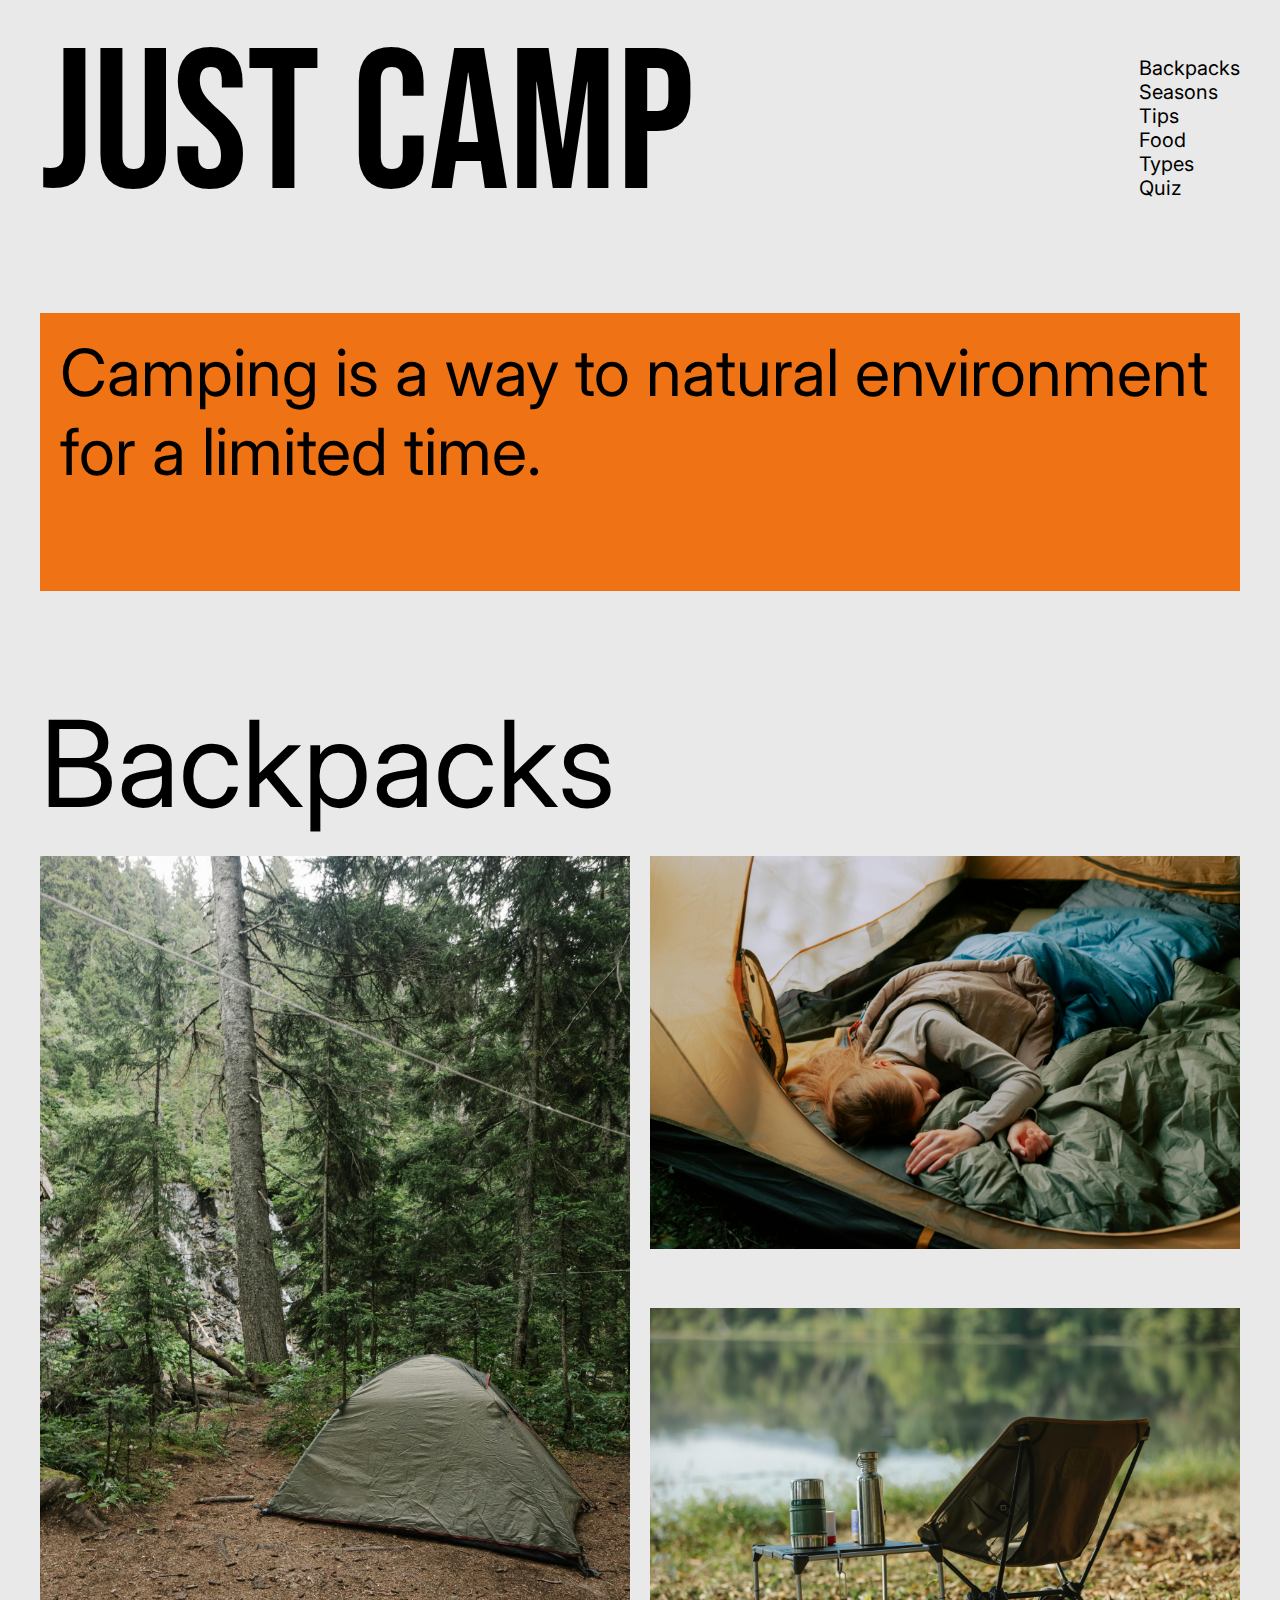
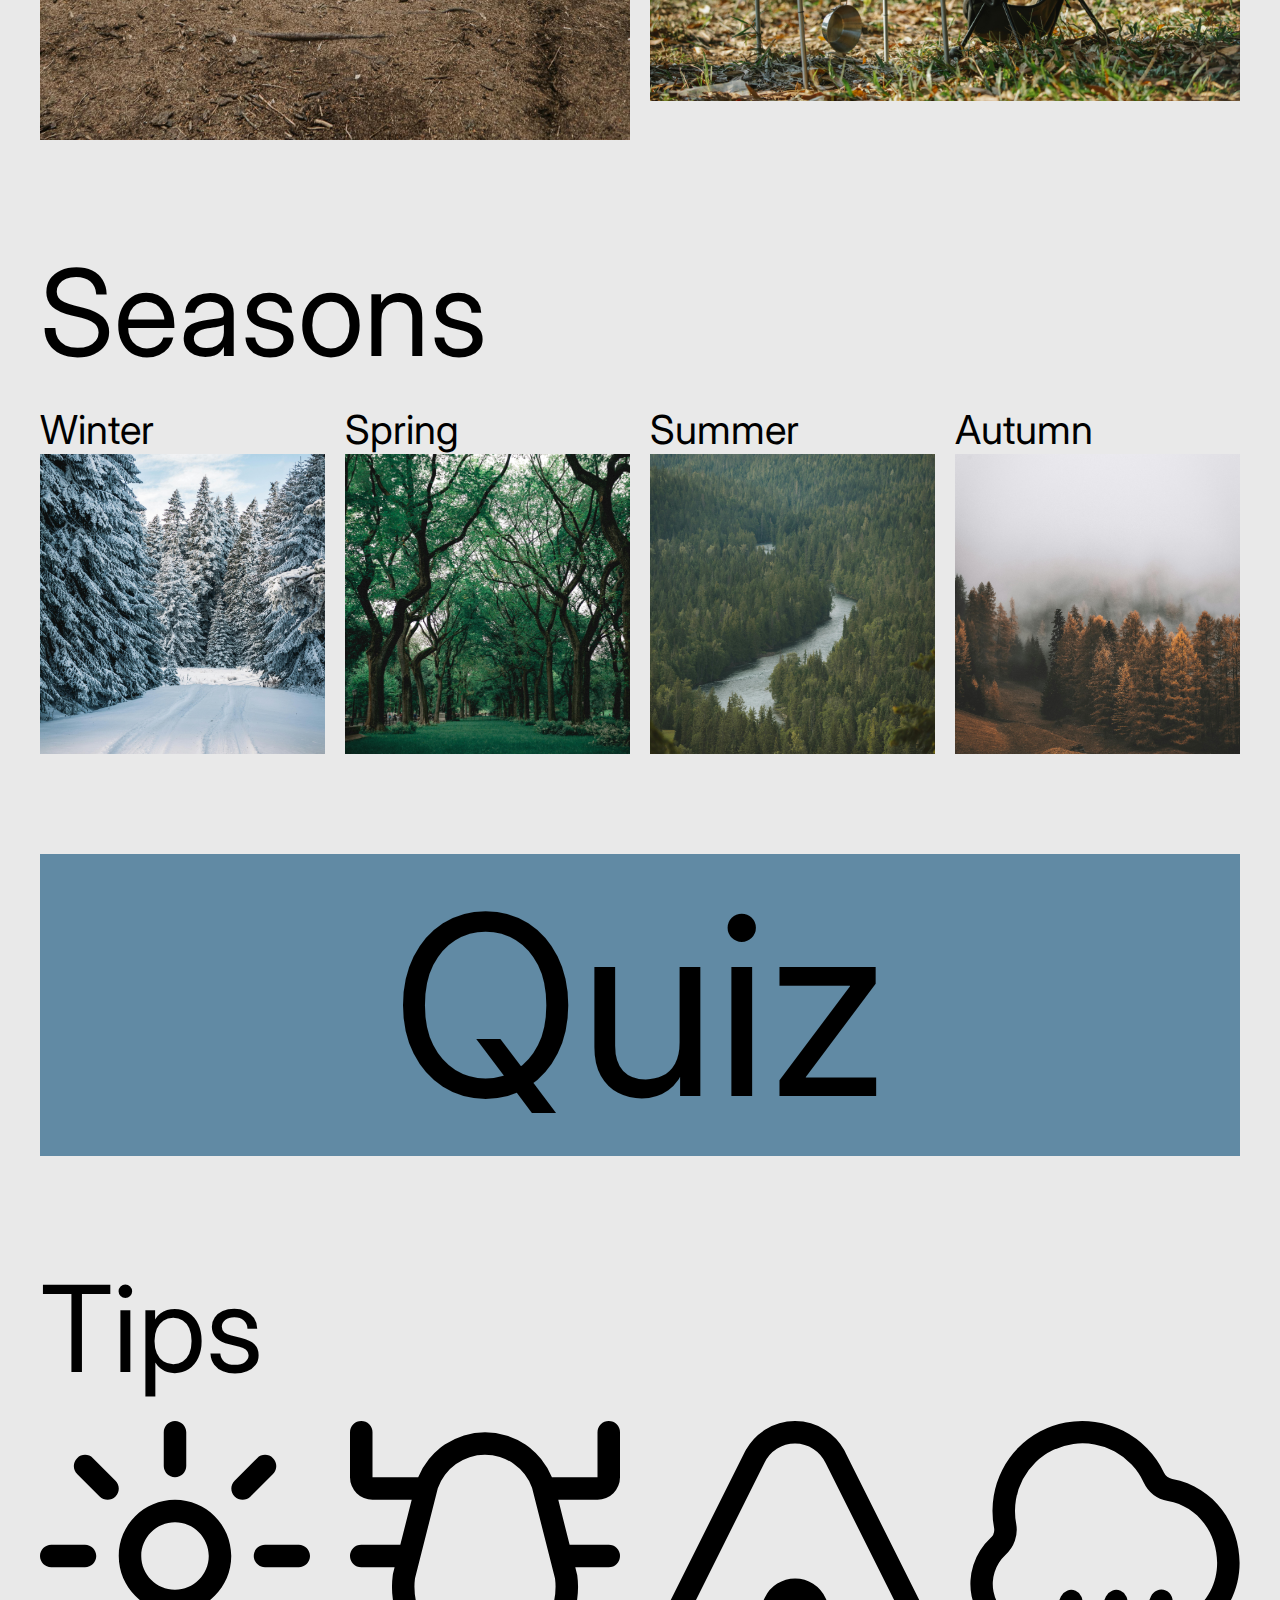
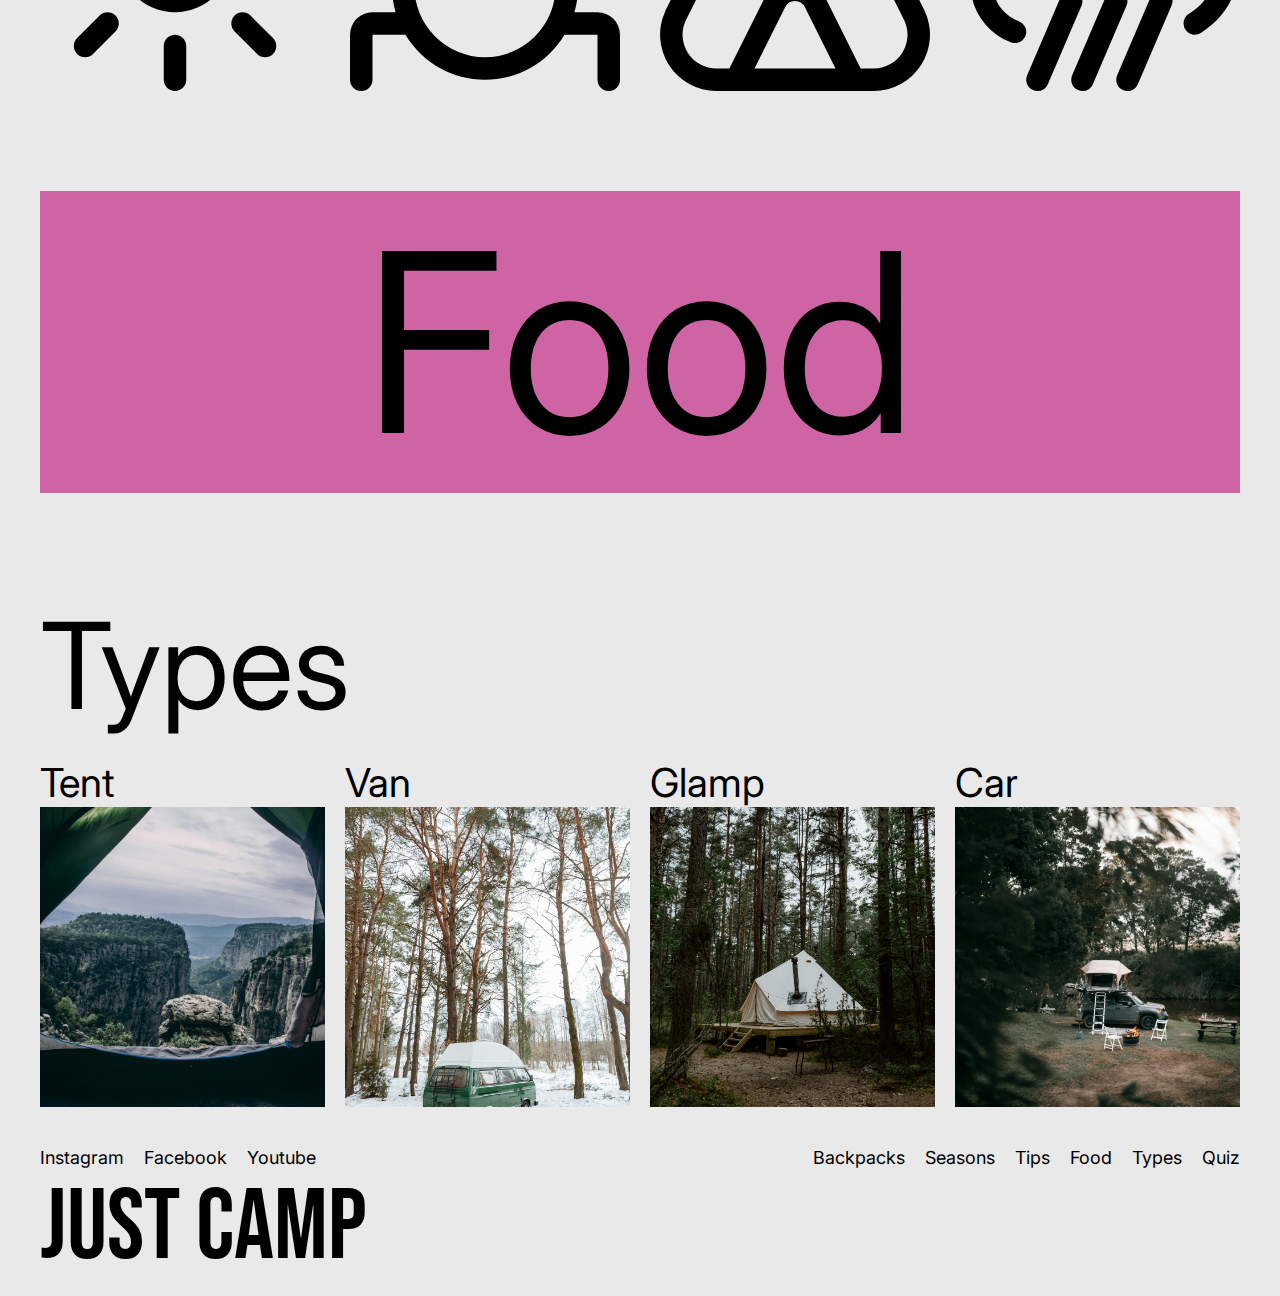
<file: index.html>
<!DOCTYPE html>
<html lang="en">
<head>
    <meta charset="UTF-8">
    <meta http-equiv="X-UA-Compatible" content="IE=edge">
    <meta name="viewport" content="width=device-width, initial-scale=1.0">
    <title>Document</title>
    <link rel="stylesheet" href="style.css">
    <link rel="preconnect" href="https://fonts.googleapis.com">
<link rel="preconnect" href="https://fonts.gstatic.com" crossorigin>
<link href="https://fonts.googleapis.com/css2?family=Bebas+Neue&family=Inter:wght@100..900&display=swap" rel="stylesheet">

</head>
<body>
    <header>
        <p><a href="index.html"  > JUST CAMP</a> </p>

        <nav>
            <ul>
            <li><a href="backpacks.html"> Backpacks </a></li>
            <li><a href="backpacks.html"> Seasons </a></li>
            <li><a href="backpacks.html"> Tips </a></li>
            <li><a href="backpacks.html"> Food </a></li>
            <li><a href="backpacks.html"> Types </a></li>
            <li><a href="backpacks.html"> Quiz </a></li>
            </ul>
         </nav>
    </header>

    <main>
<p>
    Camping is a way to natural environment for a limited time.
</p>

<section class="title">
    <a href="backpacks.html"> Backpacks </a>
</section>

    <div class="grid">

        <div class="item1">
        <img src="img/backpack1.jpg" alt="backpack1"> 
    </div>
    <div class="item2">
        <img src="img/backpack2.jpg" alt="backpack2">
    </div>
    <div class="item3">
        <img src="img/backpack3.jpg" alt="backpack3">
    </div>
    
    </div>



<section class="title">
    <a href="seasons.html"> Seasons </a>

</section>

    <div class="card">

        <div class="item">
            <div class="text">
                <a href="winter.html"> Winter </a> 
            
        <img src="img/winter.jpg" alt="winter">
        </div>
    </div>
        <div class="item">
        <div class="text">
            <a href="spring.html"> Spring </a> 
            
        <img src="img/spring.jpg" alt="spring">
         </div>
        </div>

        <div class="item">
        <div class="text">
            <a href="summer.html"> Summer </a>  
            
        <img src="img/summer.jpg" alt="summer">
       </div>
    </div>

        <div class="item">
        <div class="text">
            <a href="autumn.html"> Autumn </a> 
            
        <img src="img/autumn.jpg" alt="autumn">
    </div>
</div>

</div>

<section class="title3">
    <a href="quiz.html"> Quiz </a>
</section>

<section class="title">
    <a href="tips.html"> Tips </a>
</section>

    <div class="grid1">
        <img src="img/brightness.svg" alt="brightness"> 
        <img src="img/bug.svg" alt="bug">
        <img src="img/camping.svg" alt="camping">
        <img src="img/cloud-showers-heavy.svg" alt="cloud">

    </div>

    <section class="title5">
        <a href="food.html"> Food </a>
    </section>

    
    <section class="title">
        <a href="types.html"> Types </a>
    
    </section>


    <div class="card">

        <div class="item">
            <div class="text">
                <a href="tent.html"> Tent </a> 
        <img src="img/tent.jpg" alt="tent">
        </div>
    </div>
        <div class="item">
        <div class="text">
            <a href="van.html"> Van </a> 
        <img src="img/van.jpeg" alt="van">
         </div>
        </div>

        <div class="item">
        <div class="text">
            <a href="glamp.html"> Glamp </a>  
        <img src="img/glamp.jpg" alt="glamp">
       </div>
    </div>

        <div class="item">
        <div class="text">
            <a href="car.html"> Car </a> 
        <img src="img/car.jpg" alt="car">
    </div>
</div>

</div>

    </main>

    <footer>
        
        <nav class="social">
            <ul>
                <li><a href=""> Instagram </a></li>
                <li><a href=""> Facebook </a></li>
                <li><a href=""> Youtube </a></li>
            </ul>
        <ul>
            <li><a href="backpacks.html"> Backpacks </a></li>
            <li><a href="backpacks.html"> Seasons </a></li>
            <li><a href="backpacks.html"> Tips </a></li>
            <li><a href="backpacks.html"> Food </a></li>
            <li><a href="backpacks.html"> Types </a></li>
            <li><a href="backpacks.html"> Quiz </a></li>
            </ul>
        </nav>
    
        <p> JUST CAMP </p>


    </footer>

</body>
</html>
</file>
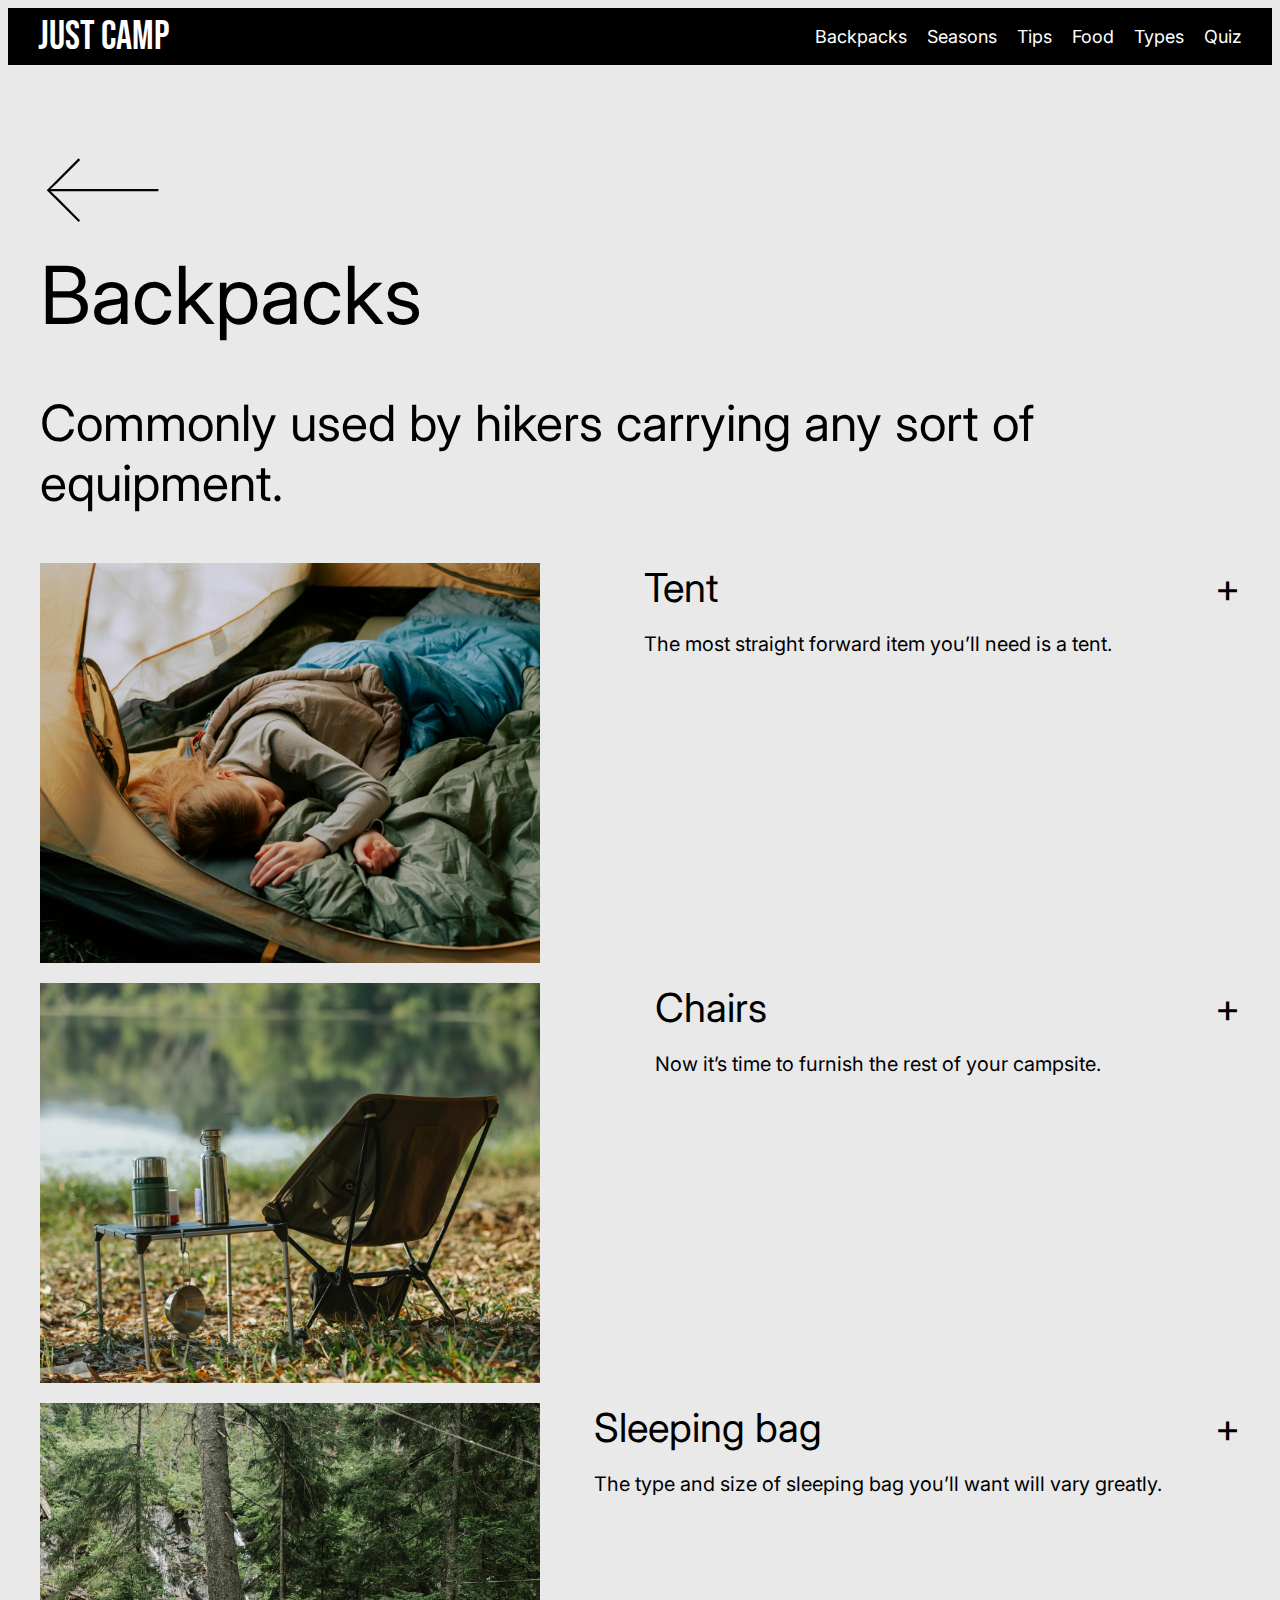
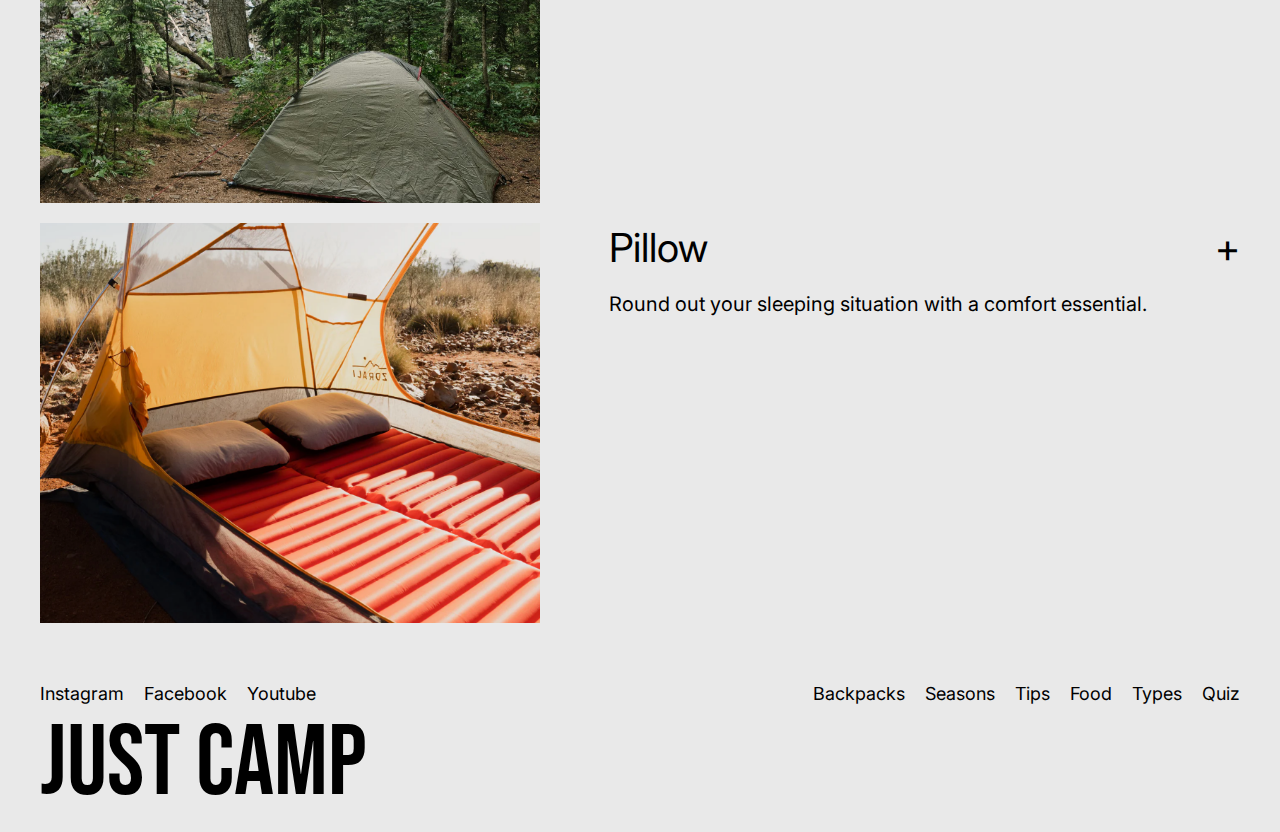
<file: backpacks.html>
<!DOCTYPE html>
<html lang="en">
<head>
    <meta charset="UTF-8">
    <meta http-equiv="X-UA-Compatible" content="IE=edge">
    <meta name="viewport" content="width=device-width, initial-scale=1.0">
    <title>Document</title>
    <link rel="stylesheet" href="style1.css">
    <link rel="preconnect" href="https://fonts.googleapis.com">
<link rel="preconnect" href="https://fonts.gstatic.com" crossorigin>
<link href="https://fonts.googleapis.com/css2?family=Bebas+Neue&family=Inter:wght@100..900&display=swap" rel="stylesheet">

</head>
<body>
    <header>
        <p><a href="index.html"  > JUST CAMP</a> </p>

        <nav>
            <ul>
            <li><a href="backpacks.html"> Backpacks </a></li>
            <li><a href="backpacks.html"> Seasons </a></li>
            <li><a href="backpacks.html"> Tips </a></li>
            <li><a href="backpacks.html"> Food </a></li>
            <li><a href="backpacks.html"> Types </a></li>
            <li><a href="backpacks.html"> Quiz </a></li>
            </ul>
         </nav>
    </header>

    <main>
        <section class="arrow">
        
        <a href="index.html"> &#10229; </a>

    </section>

        <section class="hero">
            <h1> Backpacks </h1>
            <p> Commonly used by hikers carrying any sort of equipment.</p>
        </section>

    <div class="backpack">
        <div class="grid">

            <div class="item">
                <img src="backpacks/pexels-cottonbro-5994748.jpg">
                <div class="text">
                    <h2>Tent</h2>
                    <p>The most straight forward item you’ll need is a tent.</p>
                </div>
                <div class="plus">
                    <a href=""> + </a>
                </div>
            </div>

            <div class="item">
                <img src="backpacks/pexels-uriel-mont-6271625.jpg">
                <div class="text">
                    <h2>Chairs</h2>
                    <p>Now it’s time to furnish the rest of your campsite.</p>
                </div>
                <div class="plus">
                    <a href=""> + </a>
                </div>
            </div>

            <div class="item">
                <img src="backpacks/pexels-darina-belonogova-9159976.jpg">
                <div class="text">
                    <h2>Sleeping bag</h2>
                    <p>The type and size of sleeping bag you’ll want will vary greatly.</p>
                </div>
                <div class="plus">
                    <a href=""> + </a>
                </div>
            </div>

            <div class="item">
                <img src="backpacks/pillow.png">
                <div class="text">
                    <h2>Pillow</h2>
                    <p>Round out your sleeping situation with a comfort essential.</p>
                </div>
                <div class="plus">
                <a href=""> + </a>
            </div>
        </div>

        </div>
            </div>

            



       
    </main>

    <footer>
        
        <nav class="social">
            <ul>
                <li><a href=""> Instagram </a></li>
                <li><a href=""> Facebook </a></li>
                <li><a href=""> Youtube </a></li>
            </ul>
        <ul>
            <li><a href="backpacks.html"> Backpacks </a></li>
            <li><a href="backpacks.html"> Seasons </a></li>
            <li><a href="backpacks.html"> Tips </a></li>
            <li><a href="backpacks.html"> Food </a></li>
            <li><a href="backpacks.html"> Types </a></li>
            <li><a href="backpacks.html"> Quiz </a></li>
            </ul>
        </nav>
    
        <p> JUST CAMP </p>


    </footer>

</body>
</html>
</file>
<file: style.css>
body {
font-family: 'inter';
background-color:#E9E9E9 ;
}

img {
    max-width: 100%;
    height: auto;
    display: block;
}

header, main, footer {
    max-width: 1200px;
    margin: auto;
    } 

header a {
    text-decoration: none;
    color: black;
    
    }

    header p {
        font-family: 'Bebas Neue';
        font-size: 200px;
        margin: 0px;
        }

    header ul {
        font-family: 'inter';
        color: black;
        font-size: 20px;
        }

        header nav ul {
            text-decoration: none;
            list-style-type: none;
            }

            header {
                display: flex;
                justify-content: space-between;
                align-items: center;
               
            }

            header a:hover {
                color: black;
                text-decoration: underline;
            }

            main p {
                background-color: #EF7215;
                padding-top: 20px;
                padding-left: 20px;
                padding-bottom: 100px;
                font-family: 'inter';
                font-size: 65px;
                }

                section {
                    margin-top: 100px;
                    margin-bottom: 20px;
    
                   }
                section.title a {
                font-family: 'inter';
                font-weight: normal;
                font-size: 120px;
                color: black;
                text-decoration: none;
                list-style-type: none;
                }

            section.title a:hover {
                color: black;
                text-decoration: underline;
            }

            

            .grid {
                display: grid;
                gap: 20px;
            }
            .item1 {
                grid-column: 1;
                grid-row: 1 / span 2;
              }
              

              .item2 {
                grid-column: 2;
                
              }
              .item3 {
                grid-column: 2;
                
              }

              

            section.title2 a {
                font-family: 'inter';
                font-weight: normal;
                font-size: 120px;
                color: black;
                text-decoration: none;
                list-style-type: none;
                }

                section.title2 a:hover {
                    color: black;
                    text-decoration: underline;
                }

            div.card img {
                object-fit: cover;
                width: 100%;
                height: 300px;
                
            }
            div.text a {
                font-family: 'inter';
                font-weight: normal;
                font-size: 40px;
                color: black;
                text-decoration: none;
                list-style-type: none;
            }
            div.text a:hover {
                color: black;
                text-decoration: underline;
            }

            
            div.card  {
                display: grid;
                grid-template-columns: repeat(4, minmax(200px, 1fr));
                gap: 20px 20px;
            }
         
           section.title3 {
                background-color: #618AA4;
                text-align: center;
                
                }

                section.title3  a{
                font-family: 'inter';
                font-weight: normal;
                font-size: 250px;
                color: black;
                text-decoration: none;
                list-style-type: none;
                }

                section.title3 a:hover {
                    color: black;
                    text-decoration: underline;
                }

                section.title4 a {
                    font-family: 'inter';
                    font-weight: normal;
                    font-size: 120px;
                    color: black;
                    text-decoration: none;
                    list-style-type: none;
                    }
    
                    section.title4 a:hover {
                        color: black;
                        text-decoration: underline;
                    }

                    div.grid1 img {
                        object-fit: cover;
                        width: 100%;
                        
                    }
                    div.grid1  {
                        display: grid;
                        grid-template-columns: repeat(4, minmax(100px, 1fr));
                        gap: 40px 40px;
                    }

                    section.title5 {
                        background-color: #CE64A4;
                        text-align: center;
                        
                        }
        
                        section.title5  a{
                        font-family: 'inter';
                        font-weight: normal;
                        font-size: 250px;
                        color: black;
                        text-decoration: none;
                        list-style-type: none;
        
                        }
                        section.title5 a:hover {
                            color: black;
                            text-decoration: underline;
                        }

                        footer {
                        padding-top: 40px;
                        }
                        footer nav.social {
                            display: flex;
                            justify-content: space-between;
                        }

                        footer nav ul {
                            padding: 0;
                        }

                        footer a {
                            text-decoration: none;
                            color: black;
                            margin-right: 0;
                            }

                        footer nav ul {
                            font-family: 'inter';
                            color: black;
                            font-size: 18px;
                            text-decoration: none;
                            list-style-type: none;
                            display: flex;
                            margin:0;
                            padding: 0;
                            gap: 20px;
                                 }

                        footer p {
                            font-family: 'Bebas Neue';
                            font-size: 100px;
                            margin: 0;

                        }
</file>
<file: style1.css>
body {
    font-family: 'inter';
    background-color:#E9E9E9 ;
    }
    
    img {
        max-width: 100%;
        height: auto;
    }
    
     main, footer {
        max-width: 1200px;
        margin: auto;
        } 

        header {
            
            background-color: black;
            background-size: 100%;
        }

    header a {
        text-decoration: none;
        color: white;
        }
    
        header p {
            font-family: 'Bebas Neue';
            font-size: 40px;
            margin-left: 30px;
            margin-top: 0;
            margin-bottom: 0;
            }
    
        header ul {
            font-family: 'inter';
            font-size: 18px;
            }
    
            header nav ul {
                list-style-type: none;
                display: flex;
                justify-content: space-between;
                align-items: center;
                margin-right:30px;
                margin-left:30px;
                padding: 0;
                gap: 20px;
                
                
                }
    
                header {
                    display: flex;
                    justify-content: space-between;
                    align-items: center;
                    
                }

                main {
                    margin-top: 60px;
                }

                header a:hover {
                    color: black;
                    text-decoration: underline;
                }
                .arrow a{
                    font-size: 100px;
                    font-weight: lighter;
                    list-style-type: none;
                    text-decoration: none;
                    color: black;
                    margin: 0;
                    padding: 0;
                }
                
                
                 .hero h1 {
                        font-family: 'inter';
                        font-weight: normal;
                        font-size: 80px;
                        color: black;
                        text-decoration: none;
                        list-style-type: none;
                        margin: 0;
                        padding: 0;
                        }
                        .hero p {
                            font-family: 'inter';
                            font-weight: normal;
                            font-size: 50px;
                            color: black;
                        
                            }

                            .item{
                            display: flex;
                            justify-content: space-between;
                            margin-bottom: 20px;
                                
                               }
                            

                           
                            .backpack h2, .backpack p {
                                margin: 0;
                                padding: 0;
                                
                            }
                            .backpack h2 {
                                font-size: 40px;
                                font-weight: normal;
                                margin-bottom: 20px;
                            }
                            .backpack p {
                                font-size: 20px;
                                font-weight: normal;
                                
                            }

                            .text {
                            text-align: left;    
                            }

                            .backpack img {
                                height: 400px;
                                width: 500px;
                                object-fit: cover;
                            
                            }
                            
                           
                            .backpack a {
                           text-decoration: none;
                           color: black;
                           font-size: 40px;
                           
                           }
                           
                           
                           
  


                          
            
                        
                
                footer {
                    padding-top: 40px;
                    }
                    footer nav.social {
                        display: flex;
                        justify-content: space-between;
                    }

                    footer nav ul {
                        padding: 0;
                    }

                    footer a {
                        text-decoration: none;
                        color: black;
                        margin-right: 0;
                        }

                    footer nav ul {
                        font-family: 'inter';
                        color: black;
                        font-size: 18px;
                        text-decoration: none;
                        list-style-type: none;
                        display: flex;
                        margin:0;
                        padding: 0;
                        gap: 20px;
                             }

                    footer p {
                        font-family: 'Bebas Neue';
                        font-size: 100px;
                        margin: 0;

                    }
</file>
